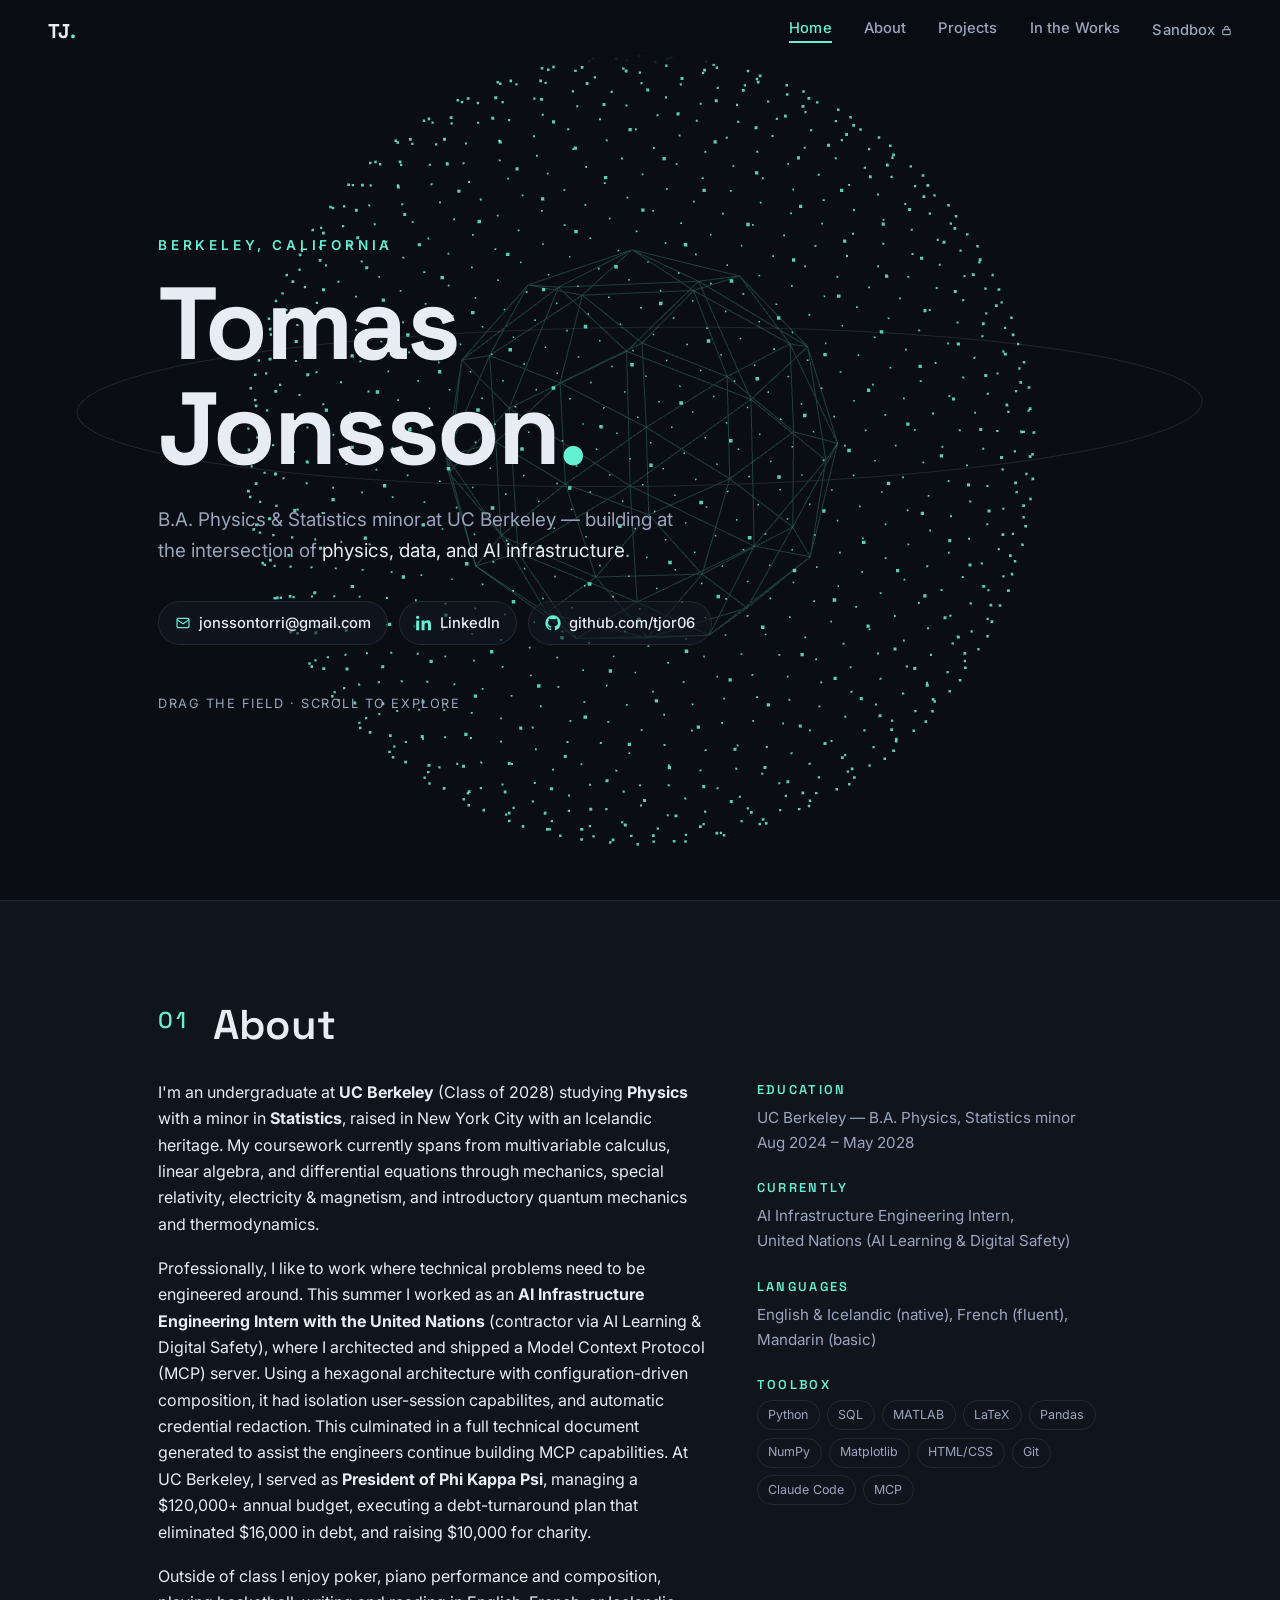
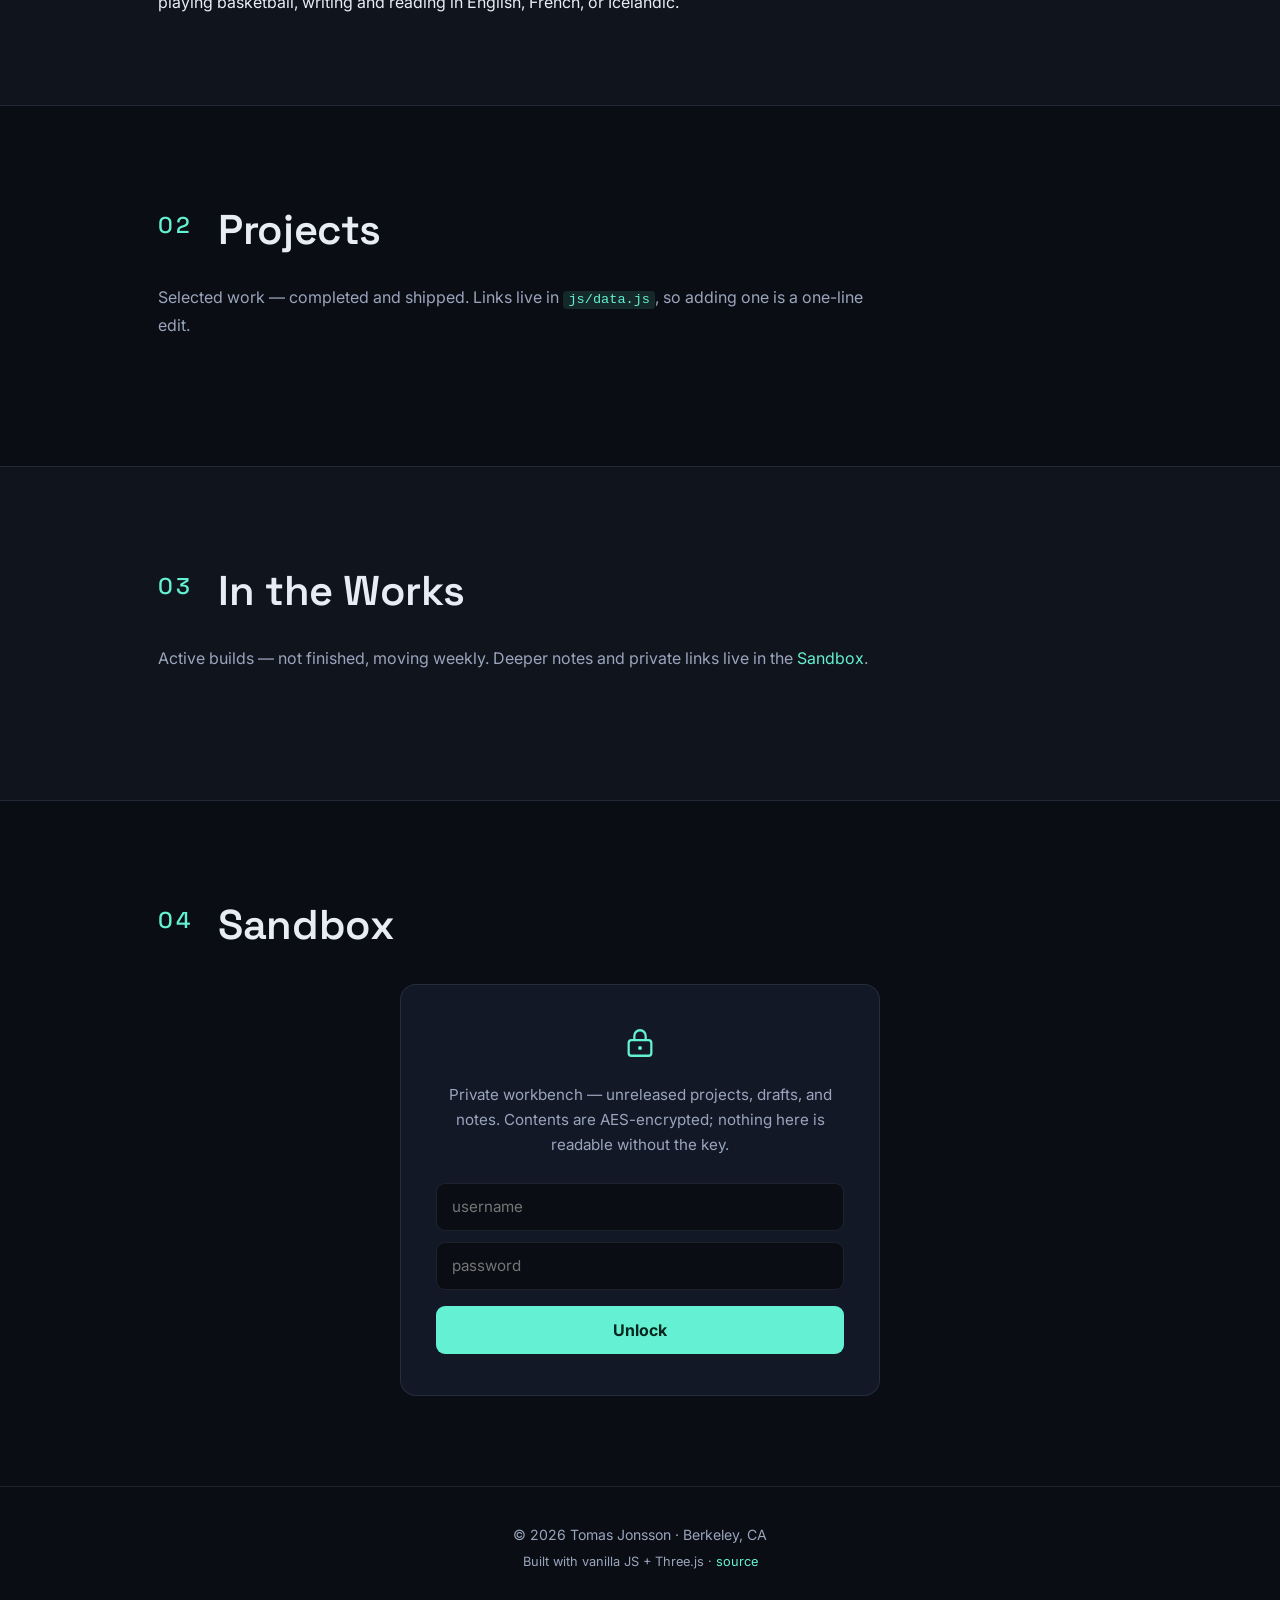
<file: index.html>
<!DOCTYPE html>
<html lang="en">
<head>
<meta charset="UTF-8">
<meta name="viewport" content="width=device-width, initial-scale=1.0">
<meta name="description" content="Tomas Jonsson — Physics & Statistics at UC Berkeley. Projects, work in progress, and contact.">
<title>Tomas Jonsson</title>
<link rel="preconnect" href="https://fonts.googleapis.com">
<link rel="preconnect" href="https://fonts.gstatic.com" crossorigin>
<link href="https://fonts.googleapis.com/css2?family=Space+Grotesk:wght@400;500;600;700&family=Inter:wght@400;500;600&display=swap" rel="stylesheet">
<link rel="stylesheet" href="css/style.css">
</head>
<body>

<nav id="nav">
  <a class="nav-name" href="#home">TJ<span class="accent">.</span></a>
  <button id="nav-toggle" aria-label="Toggle menu"><span></span><span></span><span></span></button>
  <ul id="nav-links">
    <li><a href="#home" class="nav-link">Home</a></li>
    <li><a href="#about" class="nav-link">About</a></li>
    <li><a href="#projects" class="nav-link">Projects</a></li>
    <li><a href="#inworks" class="nav-link">In the Works</a></li>
    <li><a href="#sandbox" class="nav-link nav-sandbox">Sandbox <svg width="11" height="11" viewBox="0 0 24 24" fill="none" stroke="currentColor" stroke-width="2.4"><rect x="4" y="10" width="16" height="11" rx="2"/><path d="M8 10V7a4 4 0 0 1 8 0v3"/></svg></a></li>
  </ul>
</nav>

<!-- ======================= HOME ======================= -->
<header id="home" class="section hero">
  <canvas id="bg3d" aria-hidden="true"></canvas>
  <div class="hero-inner">
    <p class="hero-kicker reveal">Berkeley, California</p>
    <h1 class="reveal">Tomas<br>Jonsson<span class="accent">.</span></h1>
    <p class="hero-sub reveal">B.A. Physics &amp; Statistics minor at UC Berkeley — building at the
    intersection of <em>physics, data, and AI infrastructure</em>.</p>
    <div class="contact-row reveal">
      <a class="contact-chip" href="mailto:jonssontorri@gmail.com">
        <svg viewBox="0 0 24 24" fill="none" stroke="currentColor" stroke-width="1.8"><rect x="3" y="5" width="18" height="14" rx="2"/><path d="m3 7 9 6 9-6"/></svg>
        jonssontorri@gmail.com
      </a>
      <a class="contact-chip" href="www.linkedin.com/in/tomas-jonsson-836541285" target="_blank" rel="noopener">
        <svg viewBox="0 0 24 24" fill="currentColor"><path d="M4.98 3.5C4.98 4.88 3.87 6 2.5 6S0 4.88 0 3.5 1.12 1 2.5 1s2.48 1.12 2.48 2.5zM.22 8.1h4.56V23H.22zM8.34 8.1h4.37v2.03h.06c.61-1.15 2.1-2.37 4.32-2.37 4.62 0 5.47 3.04 5.47 7v8.24h-4.55v-7.3c0-1.74-.03-3.98-2.43-3.98-2.43 0-2.8 1.9-2.8 3.86V23H8.34z"/></svg>
        LinkedIn
      </a>
      <a class="contact-chip" href="https://github.com/tjor06" target="_blank" rel="noopener">
        <svg viewBox="0 0 24 24" fill="currentColor"><path d="M12 .5A11.5 11.5 0 0 0 .5 12c0 5.08 3.29 9.39 7.86 10.91.58.11.79-.25.79-.56v-2c-3.2.7-3.87-1.54-3.87-1.54-.52-1.33-1.28-1.68-1.28-1.68-1.04-.71.08-.7.08-.7 1.15.08 1.76 1.19 1.76 1.19 1.03 1.75 2.69 1.25 3.34.95.1-.74.4-1.25.72-1.54-2.55-.29-5.23-1.28-5.23-5.68 0-1.26.45-2.29 1.19-3.1-.12-.29-.52-1.46.11-3.05 0 0 .97-.31 3.18 1.18a11.1 11.1 0 0 1 5.8 0c2.2-1.49 3.17-1.18 3.17-1.18.63 1.59.23 2.76.11 3.05.74.81 1.19 1.84 1.19 3.1 0 4.41-2.69 5.38-5.25 5.67.41.35.77 1.05.77 2.12v3.14c0 .31.21.68.8.56A11.5 11.5 0 0 0 23.5 12 11.5 11.5 0 0 0 12 .5z"/></svg>
        github.com/tjor06
      </a>
    </div>
    <p class="hero-hint reveal" id="drag-hint">drag the field &middot; scroll to explore</p>
  </div>
</header>

<main>
<!-- ======================= ABOUT ======================= -->
<section id="about" class="section">
  <div class="section-inner">
    <h2 class="reveal"><span class="sec-num">01</span> About</h2>
    <div class="about-grid">
      <div class="about-text reveal">
        <p>I'm an undergraduate at <strong>UC Berkeley</strong> (Class of 2028) studying
        <strong>Physics</strong> with a minor in <strong>Statistics</strong>, raised in New York City
        with an Icelandic heritage. My coursework currently spans from multivariable calculus, linear algebra, and
        differential equations through mechanics, special relativity, electricity &amp; magnetism,
        and introductory quantum mechanics and thermodynamics.</p>
        <p>Professionally, I like to work where technical problems need to be engineered around. This summer I worked as an
        <strong>AI Infrastructure Engineering Intern with the United Nations</strong> (contractor via
        AI Learning &amp; Digital Safety), where I architected and shipped a Model Context Protocol (MCP)
        server. Using a hexagonal architecture with configuration-driven composition, it had
        isolation user-session capabilites, and automatic credential redaction. This culminated in a full technical
        document generated to assist the engineers continue building MCP capabilities. At UC Berkeley, I served as <strong>President of Phi Kappa Psi</strong>, 
        managing a $120,000+ annual budget, executing a debt-turnaround plan that
        eliminated $16,000 in debt, and raising $10,000 for charity.</p>
        <p>Outside of class I enjoy poker, piano performance and composition, playing basketball, writing and reading in English, French, or Icelandic.</p>
 
      </div>
      <aside class="about-facts reveal">
        <div class="fact"><h3>Education</h3><p>UC Berkeley — B.A. Physics, Statistics minor<br><span class="dim">Aug 2024 – May 2028</span></p></div>
        <div class="fact"><h3>Currently</h3><p>AI Infrastructure Engineering Intern,<br>United Nations (AI Learning &amp; Digital Safety)</p></div>
        <div class="fact"><h3>Languages</h3><p>English &amp; Icelandic (native), French (fluent), Mandarin (basic)</p></div>
        <div class="fact"><h3>Toolbox</h3><div class="chips">
          <span>Python</span><span>SQL</span><span>MATLAB</span><span>LaTeX</span><span>Pandas</span><span>NumPy</span><span>Matplotlib</span><span>HTML/CSS</span><span>Git</span><span>Claude Code</span><span>MCP</span>
        </div></div>
      </aside>
    </div>
  </div>
</section>

<!-- ======================= PROJECTS ======================= -->
<section id="projects" class="section">
  <div class="section-inner">
    <h2 class="reveal"><span class="sec-num">02</span> Projects</h2>
    <p class="section-lede reveal">Selected work — completed and shipped. Links live in
    <code>js/data.js</code>, so adding one is a one-line edit.</p>
    <div id="project-grid" class="card-grid"></div>
  </div>
</section>

<!-- ======================= IN THE WORKS ======================= -->
<section id="inworks" class="section">
  <div class="section-inner">
    <h2 class="reveal"><span class="sec-num">03</span> In the Works</h2>
    <p class="section-lede reveal">Active builds — not finished, moving weekly. Deeper notes and
    private links live in the <a href="#sandbox">Sandbox</a>.</p>
    <div id="inworks-list" class="works-list"></div>
  </div>
</section>

<!-- ======================= SANDBOX ======================= -->
<section id="sandbox" class="section">
  <div class="section-inner">
    <h2 class="reveal"><span class="sec-num">04</span> Sandbox</h2>

    <div id="sandbox-locked" class="sandbox-gate reveal">
      <div class="gate-icon">
        <svg width="34" height="34" viewBox="0 0 24 24" fill="none" stroke="currentColor" stroke-width="1.6"><rect x="4" y="10" width="16" height="11" rx="2"/><path d="M8 10V7a4 4 0 0 1 8 0v3"/><circle cx="12" cy="15.5" r="1.4" fill="currentColor" stroke="none"/></svg>
      </div>
      <p class="gate-text">Private workbench — unreleased projects, drafts, and notes.
      Contents are AES-encrypted; nothing here is readable without the key.</p>
      <form id="sandbox-form" autocomplete="off">
        <input id="sb-user" type="text" placeholder="username" autocomplete="username" required>
        <input id="sb-pass" type="password" placeholder="password" autocomplete="current-password" required>
        <button type="submit">Unlock</button>
      </form>
      <p id="sandbox-error" class="gate-error" hidden>Decryption failed — wrong credentials.</p>
    </div>

    <div id="sandbox-open" hidden>
      <div class="sandbox-bar">
        <span class="dot"></span> Unlocked
        <button id="sandbox-lock-btn" type="button">Lock</button>
      </div>
      <div id="sandbox-content" class="sandbox-content"></div>
    </div>
  </div>
</section>
</main>

<footer>
  <p>&copy; <span id="year"></span> Tomas Jonsson &middot; Berkeley, CA</p>
  <p class="dim">Built with vanilla JS + Three.js &middot; <a href="https://github.com/tjor06/TruePoker" target="_blank" rel="noopener">source</a></p>
</footer>

<script src="js/vendor/three.min.js"></script>
<script src="js/data.js"></script>
<script src="js/sandbox-data.js"></script>
<script src="js/three-bg.js"></script>
<script src="js/main.js"></script>
</body>
</html>
</file>
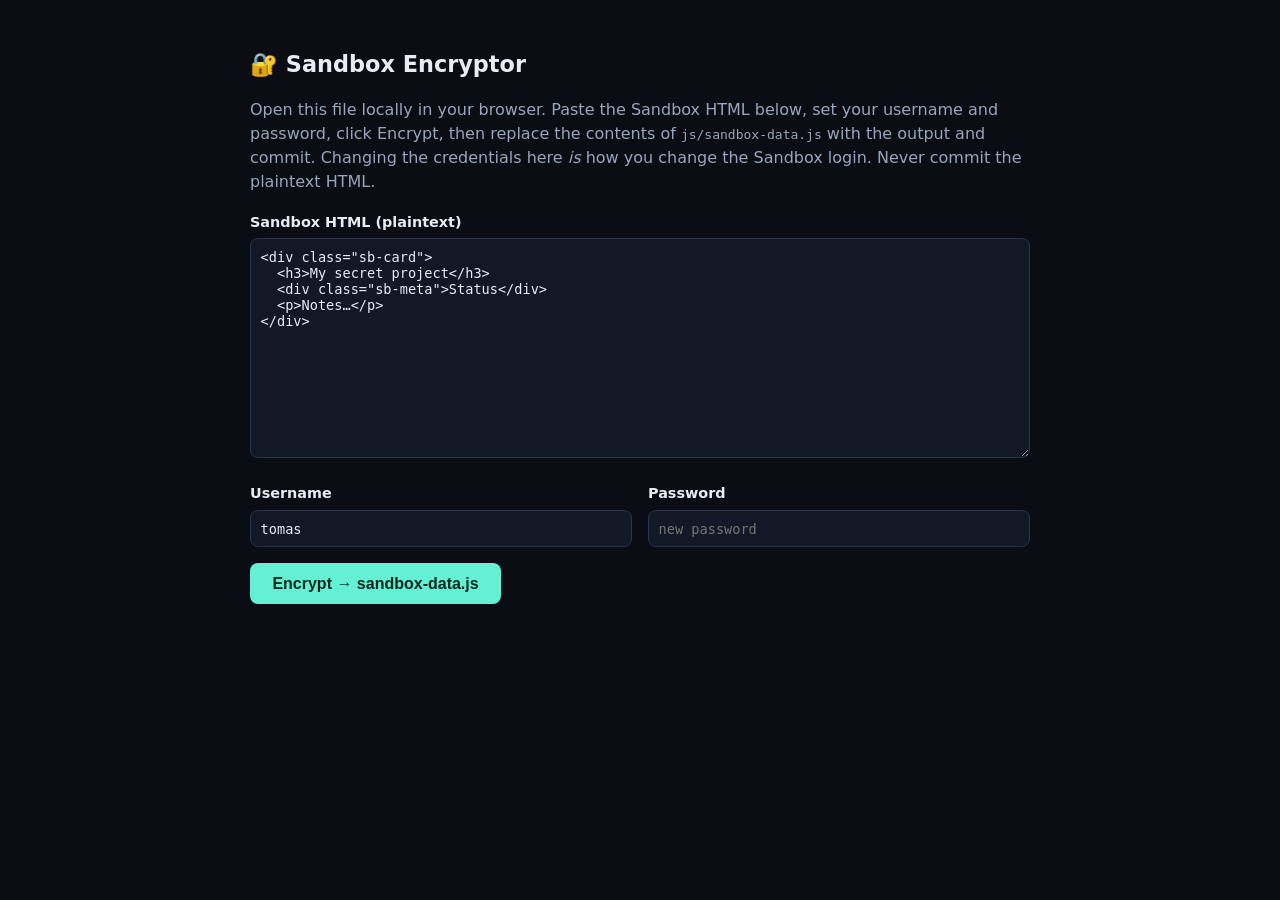
<file: tools/encrypt.html>
<!DOCTYPE html>
<html lang="en">
<head>
<meta charset="UTF-8">
<title>Sandbox Encryptor</title>
<style>
  body { font-family: system-ui, sans-serif; background: #0a0d13; color: #e8ecf4; max-width: 780px; margin: 3rem auto; padding: 0 1rem; line-height: 1.5; }
  h1 { font-size: 1.4rem; } p { color: #9aa5bd; }
  textarea, input { width: 100%; box-sizing: border-box; background: #131826; color: #e8ecf4; border: 1px solid #2a3350; border-radius: 8px; padding: 0.6rem; font-family: ui-monospace, monospace; font-size: 0.85rem; margin: 0.3rem 0 1rem; }
  textarea { min-height: 220px; }
  button { background: #64f0d2; color: #08281f; border: none; border-radius: 8px; padding: 0.7rem 1.4rem; font-weight: 700; cursor: pointer; font-size: 1rem; }
  label { font-weight: 600; font-size: 0.9rem; }
  #out { margin-top: 1rem; }
  .row { display: flex; gap: 1rem; } .row > div { flex: 1; }
</style>
</head>
<body>
<h1>🔐 Sandbox Encryptor</h1>
<p>Open this file locally in your browser. Paste the Sandbox HTML below, set your username and
password, click Encrypt, then replace the contents of <code>js/sandbox-data.js</code> with the
output and commit. Changing the credentials here <em>is</em> how you change the Sandbox login.
Never commit the plaintext HTML.</p>

<label>Sandbox HTML (plaintext)</label>
<textarea id="plain">&lt;div class="sb-card"&gt;
  &lt;h3&gt;My secret project&lt;/h3&gt;
  &lt;div class="sb-meta"&gt;Status&lt;/div&gt;
  &lt;p&gt;Notes…&lt;/p&gt;
&lt;/div&gt;</textarea>

<div class="row">
  <div><label>Username</label><input id="user" value="tomas"></div>
  <div><label>Password</label><input id="pass" type="text" placeholder="new password"></div>
</div>

<button id="go">Encrypt → sandbox-data.js</button>
<label id="out-label" for="out" hidden>Paste this into <code>js/sandbox-data.js</code>:</label>
<textarea id="out" readonly hidden></textarea>

<script>
document.getElementById("go").addEventListener("click", async () => {
  const html = document.getElementById("plain").value;
  const user = document.getElementById("user").value.trim().toLowerCase();
  const pass = document.getElementById("pass").value;
  if (!pass) { alert("Set a password."); return; }
  const enc = new TextEncoder();
  const salt = crypto.getRandomValues(new Uint8Array(16));
  const iv = crypto.getRandomValues(new Uint8Array(12));
  const material = await crypto.subtle.importKey("raw", enc.encode(user + ":" + pass), "PBKDF2", false, ["deriveKey"]);
  const key = await crypto.subtle.deriveKey(
    { name: "PBKDF2", salt, iterations: 310000, hash: "SHA-256" },
    material, { name: "AES-GCM", length: 256 }, false, ["encrypt"]);
  const ct = new Uint8Array(await crypto.subtle.encrypt({ name: "AES-GCM", iv }, key, enc.encode(html)));
  const b64 = (u) => btoa(String.fromCharCode(...u));
  // large ct: chunk the base64 conversion to avoid call-stack limits
  const b64big = (u) => { let s = ""; for (let i = 0; i < u.length; i += 0x8000) s += String.fromCharCode.apply(null, u.subarray(i, i + 0x8000)); return btoa(s); };
  const out = `/* Encrypted Sandbox payload (AES-256-GCM, PBKDF2-SHA256 310k iterations).
   Regenerate with tools/encrypt.html — do NOT commit the plaintext. */
const SANDBOX_VAULT = {
  salt: "${b64(salt)}",
  iv: "${b64(iv)}",
  ct: "${b64big(ct)}"
};
`;
  const ta = document.getElementById("out");
  ta.value = out; ta.hidden = false;
  document.getElementById("out-label").hidden = false;
  ta.select();
});
</script>
</body>
</html>
</file>
<file: css/style.css>
/* ————— Tomas Jonsson — portfolio ————— */
:root {
  --bg: #0a0d13;
  --bg-soft: #10141d;
  --panel: #131826;
  --line: rgba(148, 163, 198, 0.14);
  --text: #e8ecf4;
  --muted: #9aa5bd;
  --accent: #64f0d2;
  --accent-dim: rgba(100, 240, 210, 0.12);
  --font-display: "Space Grotesk", system-ui, sans-serif;
  --font-body: "Inter", system-ui, sans-serif;
}

* { margin: 0; padding: 0; box-sizing: border-box; }
html { scroll-behavior: smooth; }
body {
  background: var(--bg);
  color: var(--text);
  font-family: var(--font-body);
  font-size: 16px;
  line-height: 1.65;
  -webkit-font-smoothing: antialiased;
}
::selection { background: var(--accent); color: #08281f; }
a { color: var(--accent); text-decoration: none; }
a:hover { text-decoration: underline; }
code {
  font-family: ui-monospace, "SF Mono", Menlo, monospace;
  font-size: 0.85em;
  background: var(--accent-dim);
  color: var(--accent);
  padding: 0.1em 0.4em;
  border-radius: 4px;
}
.accent { color: var(--accent); }
.dim { color: var(--muted); }

/* ————— nav ————— */
#nav {
  position: fixed;
  inset: 0 0 auto 0;
  z-index: 50;
  display: flex;
  align-items: center;
  justify-content: space-between;
  padding: 0.9rem clamp(1.2rem, 4vw, 3rem);
  background: rgba(10, 13, 19, 0.72);
  backdrop-filter: blur(12px);
  -webkit-backdrop-filter: blur(12px);
  border-bottom: 1px solid transparent;
  transition: border-color 0.3s;
}
#nav.scrolled { border-bottom-color: var(--line); }
.nav-name {
  font-family: var(--font-display);
  font-weight: 700;
  font-size: 1.25rem;
  letter-spacing: 0.02em;
  color: var(--text);
}
.nav-name:hover { text-decoration: none; }
#nav-links {
  display: flex;
  gap: clamp(0.9rem, 2.5vw, 2rem);
  list-style: none;
}
.nav-link {
  color: var(--muted);
  font-size: 0.92rem;
  font-weight: 500;
  letter-spacing: 0.01em;
  padding: 0.25rem 0;
  border-bottom: 2px solid transparent;
  transition: color 0.2s, border-color 0.2s;
}
.nav-link:hover { color: var(--text); text-decoration: none; }
.nav-link.active { color: var(--accent); border-bottom-color: var(--accent); }
.nav-sandbox { display: inline-flex; align-items: center; gap: 0.35rem; }
#nav-toggle { display: none; }

/* ————— sections ————— */
.section { position: relative; }
.section-inner {
  max-width: 1060px;
  margin: 0 auto;
  padding: clamp(4.5rem, 10vh, 7.5rem) clamp(1.2rem, 5vw, 3rem);
}
h2 {
  font-family: var(--font-display);
  font-size: clamp(1.9rem, 4vw, 2.6rem);
  font-weight: 600;
  margin-bottom: 1.2rem;
  letter-spacing: -0.01em;
}
.sec-num {
  color: var(--accent);
  font-size: 0.55em;
  vertical-align: 0.5em;
  margin-right: 0.6em;
  font-weight: 500;
  letter-spacing: 0.15em;
}
.section-lede { color: var(--muted); max-width: 46rem; margin-bottom: 2.4rem; }

/* ————— hero ————— */
.hero {
  min-height: 100svh;
  display: flex;
  align-items: center;
  overflow: hidden;
}
#bg3d {
  position: absolute;
  inset: 0;
  width: 100%;
  height: 100%;
  display: block;
  cursor: grab;
}
#bg3d.dragging { cursor: grabbing; }
.hero-inner {
  position: relative;
  z-index: 2;
  max-width: 1060px;
  margin: 0 auto;
  padding: 6rem clamp(1.2rem, 5vw, 3rem) 3rem;
  width: 100%;
  pointer-events: none; /* let drags reach the canvas … */
}
.hero-inner a, .hero-inner .contact-chip { pointer-events: auto; } /* … but keep links clickable */
.hero-kicker {
  color: var(--accent);
  font-size: 0.85rem;
  font-weight: 600;
  letter-spacing: 0.28em;
  text-transform: uppercase;
  margin-bottom: 1rem;
}
h1 {
  font-family: var(--font-display);
  font-size: clamp(3.2rem, 10vw, 6.4rem);
  font-weight: 700;
  line-height: 1.02;
  letter-spacing: -0.025em;
}
.hero-sub {
  margin-top: 1.4rem;
  max-width: 34rem;
  font-size: clamp(1.02rem, 1.6vw, 1.18rem);
  color: var(--muted);
}
.hero-sub em { color: var(--text); font-style: normal; }
.contact-row {
  display: flex;
  flex-wrap: wrap;
  gap: 0.7rem;
  margin-top: 2.2rem;
}
.contact-chip {
  display: inline-flex;
  align-items: center;
  gap: 0.5rem;
  padding: 0.55rem 1rem;
  border: 1px solid var(--line);
  border-radius: 999px;
  background: rgba(19, 24, 38, 0.6);
  color: var(--text);
  font-size: 0.92rem;
  font-weight: 500;
  transition: border-color 0.2s, transform 0.2s, background 0.2s;
}
.contact-chip svg { width: 16px; height: 16px; color: var(--accent); flex: none; }
.contact-chip:hover {
  border-color: var(--accent);
  background: var(--accent-dim);
  transform: translateY(-2px);
  text-decoration: none;
}
.hero-hint {
  margin-top: 3rem;
  color: var(--muted);
  font-size: 0.8rem;
  letter-spacing: 0.12em;
  text-transform: uppercase;
  opacity: 0.7;
}

/* ————— about ————— */
#about { background: var(--bg-soft); border-top: 1px solid var(--line); border-bottom: 1px solid var(--line); }
.about-grid {
  display: grid;
  grid-template-columns: 1.5fr 1fr;
  gap: clamp(1.6rem, 4vw, 3.5rem);
  margin-top: 1rem;
}
.about-text p + p { margin-top: 1.1rem; }
.about-text strong { color: var(--text); }
.about-facts { display: flex; flex-direction: column; gap: 1.4rem; }
.fact h3 {
  font-family: var(--font-display);
  font-size: 0.8rem;
  font-weight: 600;
  letter-spacing: 0.18em;
  text-transform: uppercase;
  color: var(--accent);
  margin-bottom: 0.3rem;
}
.fact p { color: var(--muted); font-size: 0.95rem; }
.chips { display: flex; flex-wrap: wrap; gap: 0.45rem; }
.chips span {
  font-size: 0.78rem;
  padding: 0.24rem 0.65rem;
  border-radius: 999px;
  border: 1px solid var(--line);
  color: var(--muted);
}

/* ————— projects ————— */
.card-grid {
  display: grid;
  grid-template-columns: repeat(auto-fit, minmax(min(100%, 420px), 1fr));
  gap: 1.4rem;
}
.card {
  background: var(--panel);
  border: 1px solid var(--line);
  border-radius: 14px;
  padding: 1.6rem 1.6rem 1.4rem;
  display: flex;
  flex-direction: column;
  gap: 0.85rem;
  transition: transform 0.25s, border-color 0.25s, box-shadow 0.25s;
}
.card:hover {
  transform: translateY(-4px);
  border-color: rgba(100, 240, 210, 0.4);
  box-shadow: 0 14px 40px -18px rgba(100, 240, 210, 0.25);
}
.card-head { display: flex; justify-content: space-between; align-items: baseline; gap: 1rem; }
.card h3 { font-family: var(--font-display); font-size: 1.25rem; font-weight: 600; }
.card-period { color: var(--muted); font-size: 0.8rem; white-space: nowrap; }
.card-tag { color: var(--accent); font-size: 0.8rem; font-weight: 600; letter-spacing: 0.06em; }
.card-summary { color: var(--muted); font-size: 0.94rem; }
.card-stack { display: flex; flex-wrap: wrap; gap: 0.4rem; }
.card-stack span {
  font-size: 0.74rem;
  padding: 0.2rem 0.6rem;
  border-radius: 999px;
  background: rgba(148, 163, 198, 0.08);
  color: var(--muted);
}
.card-links { display: flex; flex-wrap: wrap; gap: 0.55rem; margin-top: auto; padding-top: 0.4rem; }
.card-links a, .card-links .link-stub {
  display: inline-flex;
  align-items: center;
  gap: 0.35rem;
  font-size: 0.85rem;
  font-weight: 600;
  padding: 0.35rem 0.85rem;
  border-radius: 8px;
  border: 1px solid rgba(100, 240, 210, 0.35);
  color: var(--accent);
  transition: background 0.2s;
}
.card-links a:hover { background: var(--accent-dim); text-decoration: none; }
.card-links .link-stub {
  border-style: dashed;
  border-color: var(--line);
  color: var(--muted);
  cursor: default;
}

/* ————— in the works ————— */
#inworks { background: var(--bg-soft); border-top: 1px solid var(--line); border-bottom: 1px solid var(--line); }
.works-list { display: flex; flex-direction: column; }
.work-row {
  display: grid;
  grid-template-columns: auto 1fr auto;
  gap: 1.2rem;
  align-items: baseline;
  padding: 1.15rem 0.4rem;
  border-bottom: 1px solid var(--line);
}
.work-row:first-child { border-top: 1px solid var(--line); }
.work-status {
  font-size: 0.72rem;
  font-weight: 700;
  letter-spacing: 0.12em;
  text-transform: uppercase;
  color: var(--accent);
  border: 1px solid rgba(100, 240, 210, 0.35);
  border-radius: 999px;
  padding: 0.22rem 0.7rem;
  white-space: nowrap;
}
.work-main h3 { font-family: var(--font-display); font-size: 1.08rem; font-weight: 600; display: inline; }
.work-org { color: var(--accent); font-size: 0.85rem; margin-left: 0.6rem; }
.work-note { color: var(--muted); font-size: 0.92rem; margin-top: 0.25rem; }
.work-pulse {
  width: 8px; height: 8px; border-radius: 50%;
  background: var(--accent);
  align-self: center;
  animation: pulse 2.2s infinite;
}
@keyframes pulse {
  0%, 100% { opacity: 1; box-shadow: 0 0 0 0 rgba(100, 240, 210, 0.5); }
  50% { opacity: 0.5; box-shadow: 0 0 0 7px rgba(100, 240, 210, 0); }
}

/* ————— sandbox ————— */
.sandbox-gate {
  max-width: 30rem;
  margin: 1.5rem auto 0;
  text-align: center;
  background: var(--panel);
  border: 1px solid var(--line);
  border-radius: 16px;
  padding: 2.6rem 2.2rem;
}
.gate-icon { color: var(--accent); margin-bottom: 0.9rem; }
.gate-text { color: var(--muted); font-size: 0.95rem; margin-bottom: 1.6rem; }
#sandbox-form { display: flex; flex-direction: column; gap: 0.7rem; }
#sandbox-form input {
  background: var(--bg);
  border: 1px solid var(--line);
  border-radius: 9px;
  color: var(--text);
  font: inherit;
  font-size: 0.95rem;
  padding: 0.65rem 0.9rem;
  outline: none;
  transition: border-color 0.2s;
}
#sandbox-form input:focus { border-color: var(--accent); }
#sandbox-form button {
  margin-top: 0.3rem;
  background: var(--accent);
  color: #08281f;
  border: none;
  border-radius: 9px;
  font: inherit;
  font-weight: 700;
  padding: 0.68rem;
  cursor: pointer;
  transition: filter 0.2s, transform 0.1s;
}
#sandbox-form button:hover { filter: brightness(1.1); }
#sandbox-form button:active { transform: scale(0.98); }
.gate-error { color: #ff8f8f; font-size: 0.87rem; margin-top: 0.9rem; }
.sandbox-bar {
  display: flex;
  align-items: center;
  gap: 0.6rem;
  font-size: 0.85rem;
  font-weight: 600;
  letter-spacing: 0.08em;
  text-transform: uppercase;
  color: var(--accent);
  margin: 1rem 0 1.6rem;
}
.sandbox-bar .dot { width: 9px; height: 9px; border-radius: 50%; background: var(--accent); animation: pulse 2.2s infinite; }
#sandbox-lock-btn {
  margin-left: auto;
  background: none;
  border: 1px solid var(--line);
  border-radius: 8px;
  color: var(--muted);
  font: inherit;
  font-size: 0.8rem;
  padding: 0.3rem 0.9rem;
  cursor: pointer;
}
#sandbox-lock-btn:hover { border-color: var(--accent); color: var(--accent); }
.sandbox-content .sb-card {
  background: var(--panel);
  border: 1px solid var(--line);
  border-left: 3px solid var(--accent);
  border-radius: 12px;
  padding: 1.4rem 1.6rem;
  margin-bottom: 1.1rem;
}
.sandbox-content h3 { font-family: var(--font-display); font-size: 1.1rem; margin-bottom: 0.3rem; }
.sandbox-content .sb-meta { color: var(--accent); font-size: 0.8rem; font-weight: 600; margin-bottom: 0.6rem; }
.sandbox-content p, .sandbox-content li { color: var(--muted); font-size: 0.93rem; }
.sandbox-content ul { padding-left: 1.2rem; margin-top: 0.4rem; }

/* ————— footer ————— */
footer {
  border-top: 1px solid var(--line);
  padding: 2.2rem clamp(1.2rem, 5vw, 3rem);
  text-align: center;
  color: var(--muted);
  font-size: 0.88rem;
}
footer p + p { margin-top: 0.3rem; font-size: 0.8rem; }

/* ————— reveal animation ————— */
.reveal { opacity: 0; transform: translateY(22px); transition: opacity 0.7s ease, transform 0.7s ease; }
.reveal.visible { opacity: 1; transform: none; }
@media (prefers-reduced-motion: reduce) {
  html { scroll-behavior: auto; }
  .reveal { opacity: 1; transform: none; transition: none; }
  .work-pulse, .sandbox-bar .dot { animation: none; }
}

/* ————— mobile ————— */
@media (max-width: 760px) {
  #nav-toggle {
    display: flex;
    flex-direction: column;
    gap: 5px;
    background: none;
    border: none;
    padding: 6px;
    cursor: pointer;
  }
  #nav-toggle span { width: 22px; height: 2px; background: var(--text); transition: transform 0.25s, opacity 0.25s; }
  #nav.open #nav-toggle span:nth-child(1) { transform: translateY(7px) rotate(45deg); }
  #nav.open #nav-toggle span:nth-child(2) { opacity: 0; }
  #nav.open #nav-toggle span:nth-child(3) { transform: translateY(-7px) rotate(-45deg); }
  #nav-links {
    position: absolute;
    top: 100%;
    right: 0;
    left: 0;
    flex-direction: column;
    gap: 0;
    background: rgba(10, 13, 19, 0.97);
    border-bottom: 1px solid var(--line);
    display: none;
    padding: 0.6rem 0;
  }
  #nav.open #nav-links { display: flex; }
  #nav-links li { padding: 0.7rem 1.6rem; }
  .about-grid { grid-template-columns: 1fr; }
  .work-row { grid-template-columns: 1fr; gap: 0.5rem; }
  .work-pulse { display: none; }
  .work-status { justify-self: start; }
}
</file>
